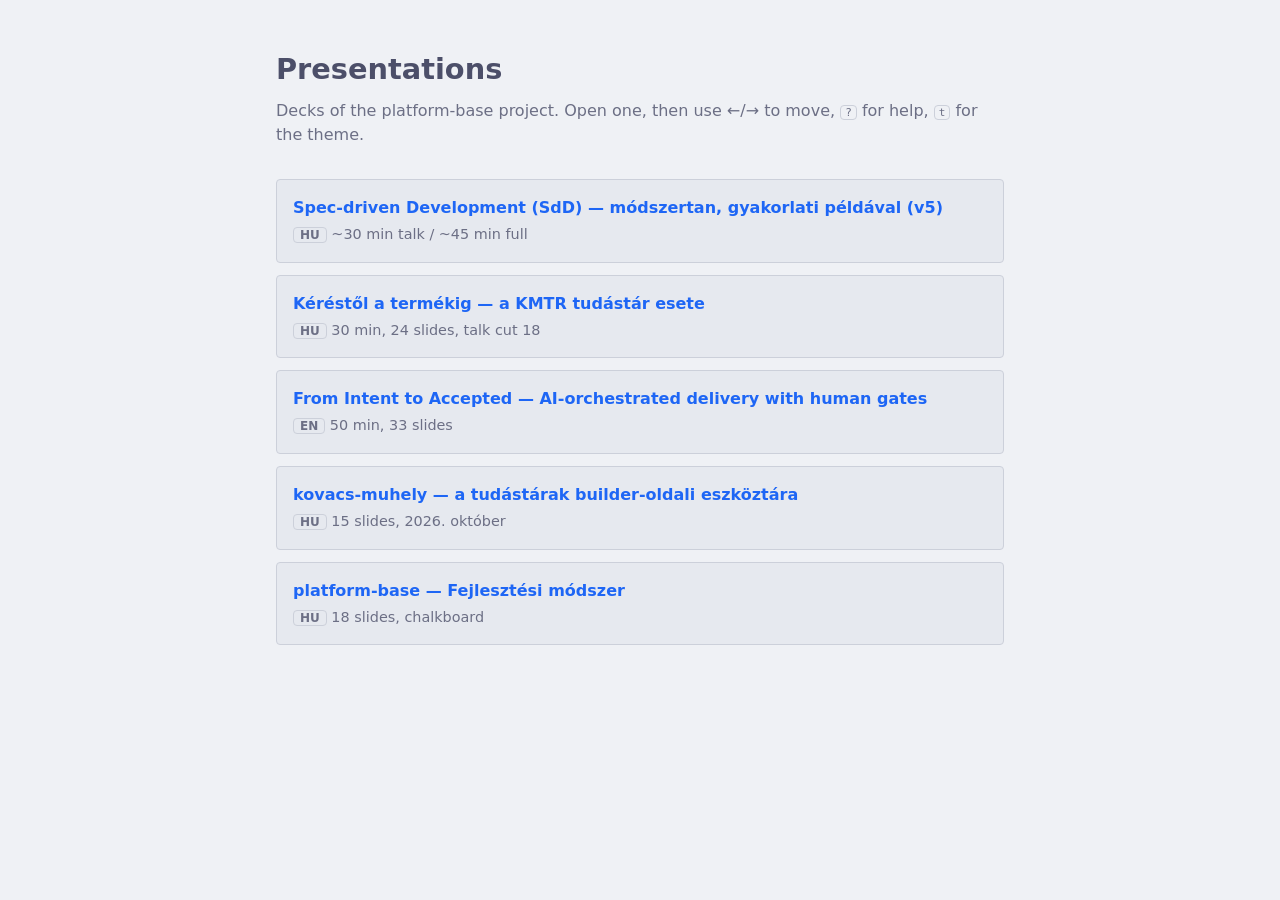
<file: index.html>
<!doctype html>
<html lang="en">
<head>
  <meta charset="utf-8">
  <meta name="viewport" content="width=device-width, initial-scale=1">
  <title>Presentations</title>
  <link rel="stylesheet" href="index.css">
</head>
<body>
  <main class="page">
    <header class="page-head">
      <h1>Presentations</h1>
      <p class="lead">Decks of the platform-base project. Open one, then use ←/→ to move, <kbd>?</kbd> for help, <kbd>t</kbd> for the theme.</p>
    </header>
    <ul class="decks">
      <li class="deck">
        <a class="deck-link" href="spec-driven/presentation-sdd.html">Spec-driven Development (SdD) — módszertan, gyakorlati példával (v5)</a>
        <span class="deck-meta"><span class="chip">HU</span> ~30 min talk / ~45 min full</span>
      </li>
      <li class="deck">
        <a class="deck-link" href="request-to-product-kmtr/request-to-product-kmtr.html">Kéréstől a termékig — a KMTR tudástár esete</a>
        <span class="deck-meta"><span class="chip">HU</span> 30 min, 24 slides, talk cut 18</span>
      </li>
      <li class="deck">
        <a class="deck-link" href="ai-orchestration-human-gates/ai-orchestration-human-gates.html">From Intent to Accepted — AI-orchestrated delivery with human gates</a>
        <span class="deck-meta"><span class="chip">EN</span> 50 min, 33 slides</span>
      </li>
      <li class="deck">
        <a class="deck-link" href="kovacs-muhely/kovacs-muhely-01.html">kovacs-muhely — a tudástárak builder-oldali eszköztára</a>
        <span class="deck-meta"><span class="chip">HU</span> 15 slides, 2026. október</span>
      </li>
      <li class="deck">
        <a class="deck-link" href="platform-base-dev-method/platform-base-dev-method.html">platform-base — Fejlesztési módszer</a>
        <span class="deck-meta"><span class="chip">HU</span> 18 slides, chalkboard</span>
      </li>
    </ul>
  </main>
</body>
</html>
</file>
<file: index.css>
/* index.css — the generated deck index (site/index.html.tmpl). Tokens only; two palettes chosen
   by the reader's colour-scheme preference (light: Catppuccin Latte, dark: Catppuccin Mocha). */
:root {
  --base: #eff1f5; --surface: #e6e9ef; --border: #ccd0da;
  --text: #4c4f69; --muted: #6c6f85; --accent: #1e66f5;
  --font: system-ui, -apple-system, "Segoe UI", Roboto, sans-serif;
  --radius-sm: 4px;
}
@media (prefers-color-scheme: dark) {
  :root {
    --base: #1e1e2e; --surface: #313244; --border: #45475a;
    --text: #cdd6f4; --muted: #a6adc8; --accent: #89b4fa;
  }
}
* { box-sizing: border-box; }
body { margin: 0; background: var(--base); color: var(--text); font-family: var(--font); line-height: 1.5; }
.page { max-width: 760px; margin: 0 auto; padding: 48px 16px; }
.page-head h1 { margin: 0 0 8px; font-size: 1.8rem; font-weight: 700; }
.lead { margin: 0 0 32px; color: var(--muted); }
kbd { border: 1px solid var(--border); border-radius: var(--radius-sm); padding: 0 4px; font-size: 0.85em; }
.decks { list-style: none; margin: 0; padding: 0; display: grid; gap: 12px; }
.deck { background: var(--surface); border: 1px solid var(--border); border-radius: var(--radius-sm); padding: 16px; }
.deck-link { display: block; color: var(--accent); font-weight: 600; text-decoration: none; }
.deck-link:hover, .deck-link:focus-visible { text-decoration: underline; }
.deck-meta { display: block; margin-top: 4px; color: var(--muted); font-size: 0.9rem; }
.chip { border: 1px solid var(--border); border-radius: var(--radius-sm); padding: 0 6px; font-size: 0.75rem; font-weight: 600; }
</file>
